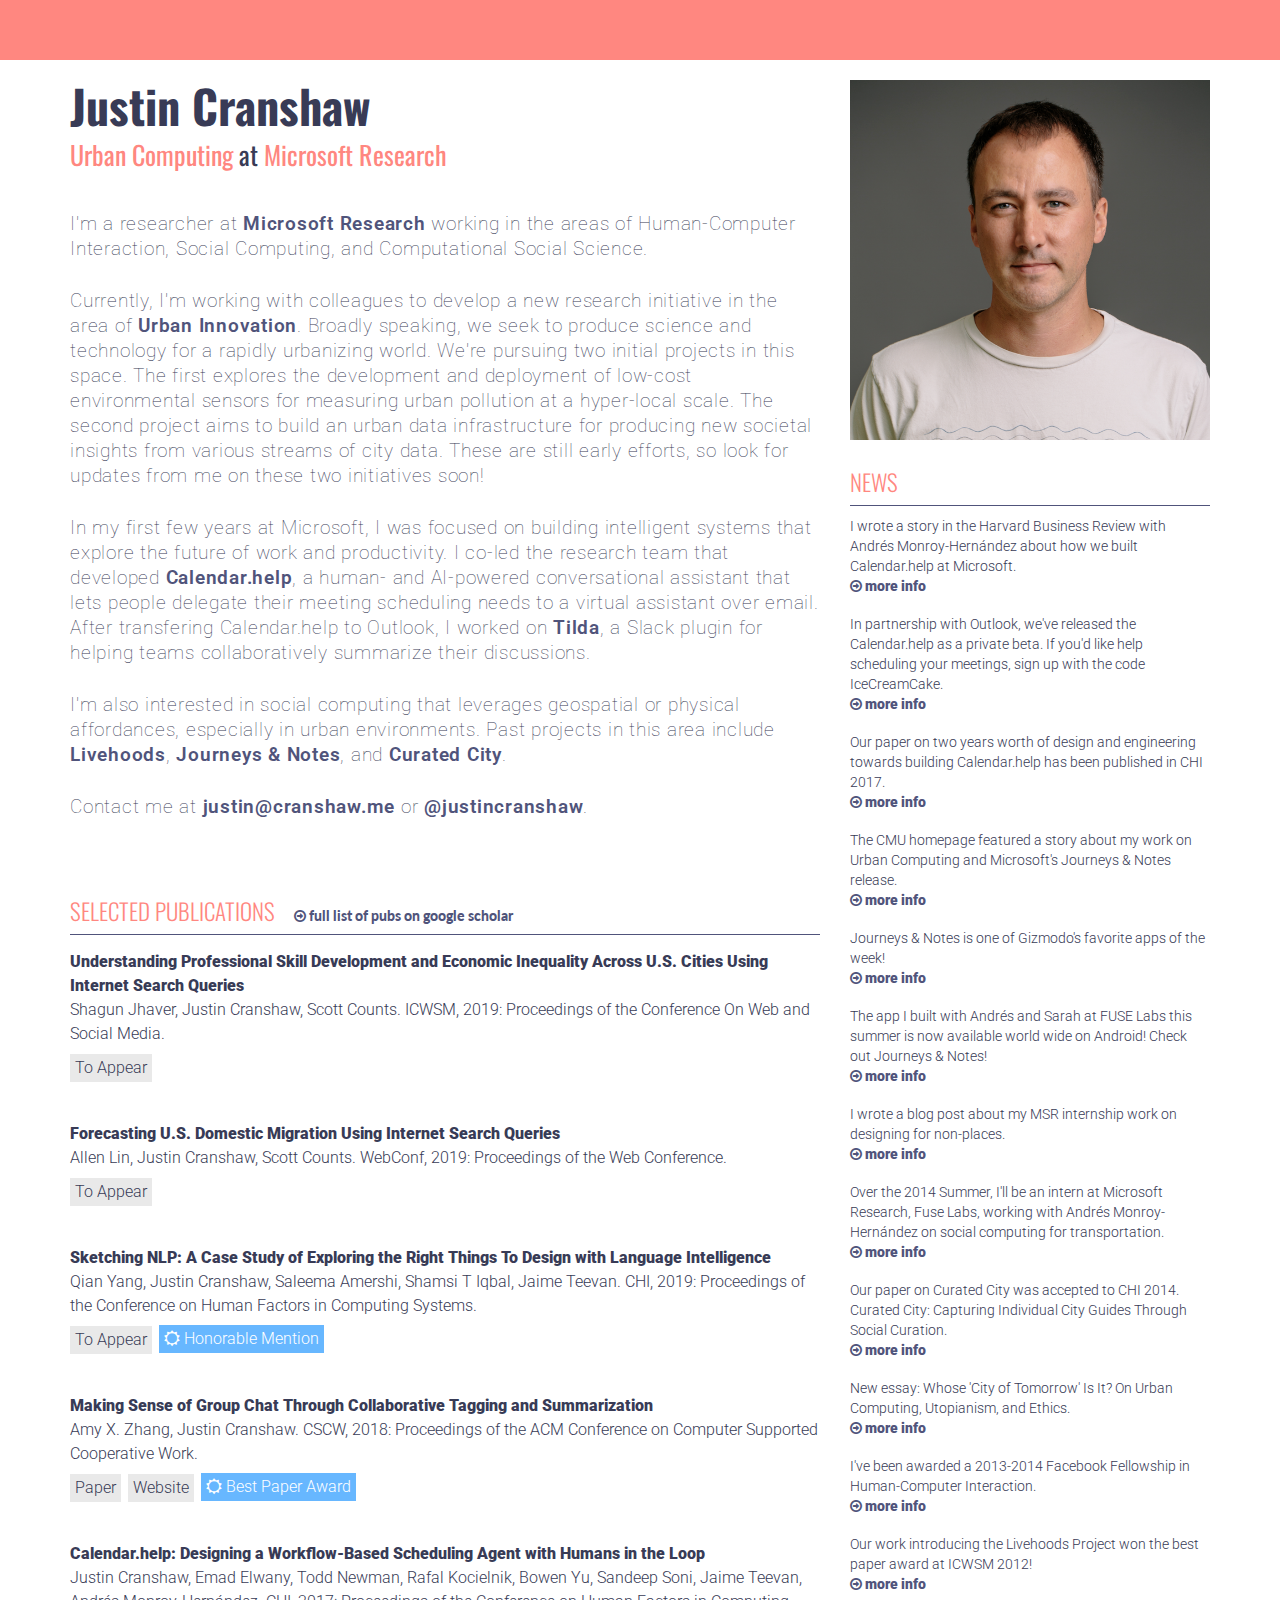
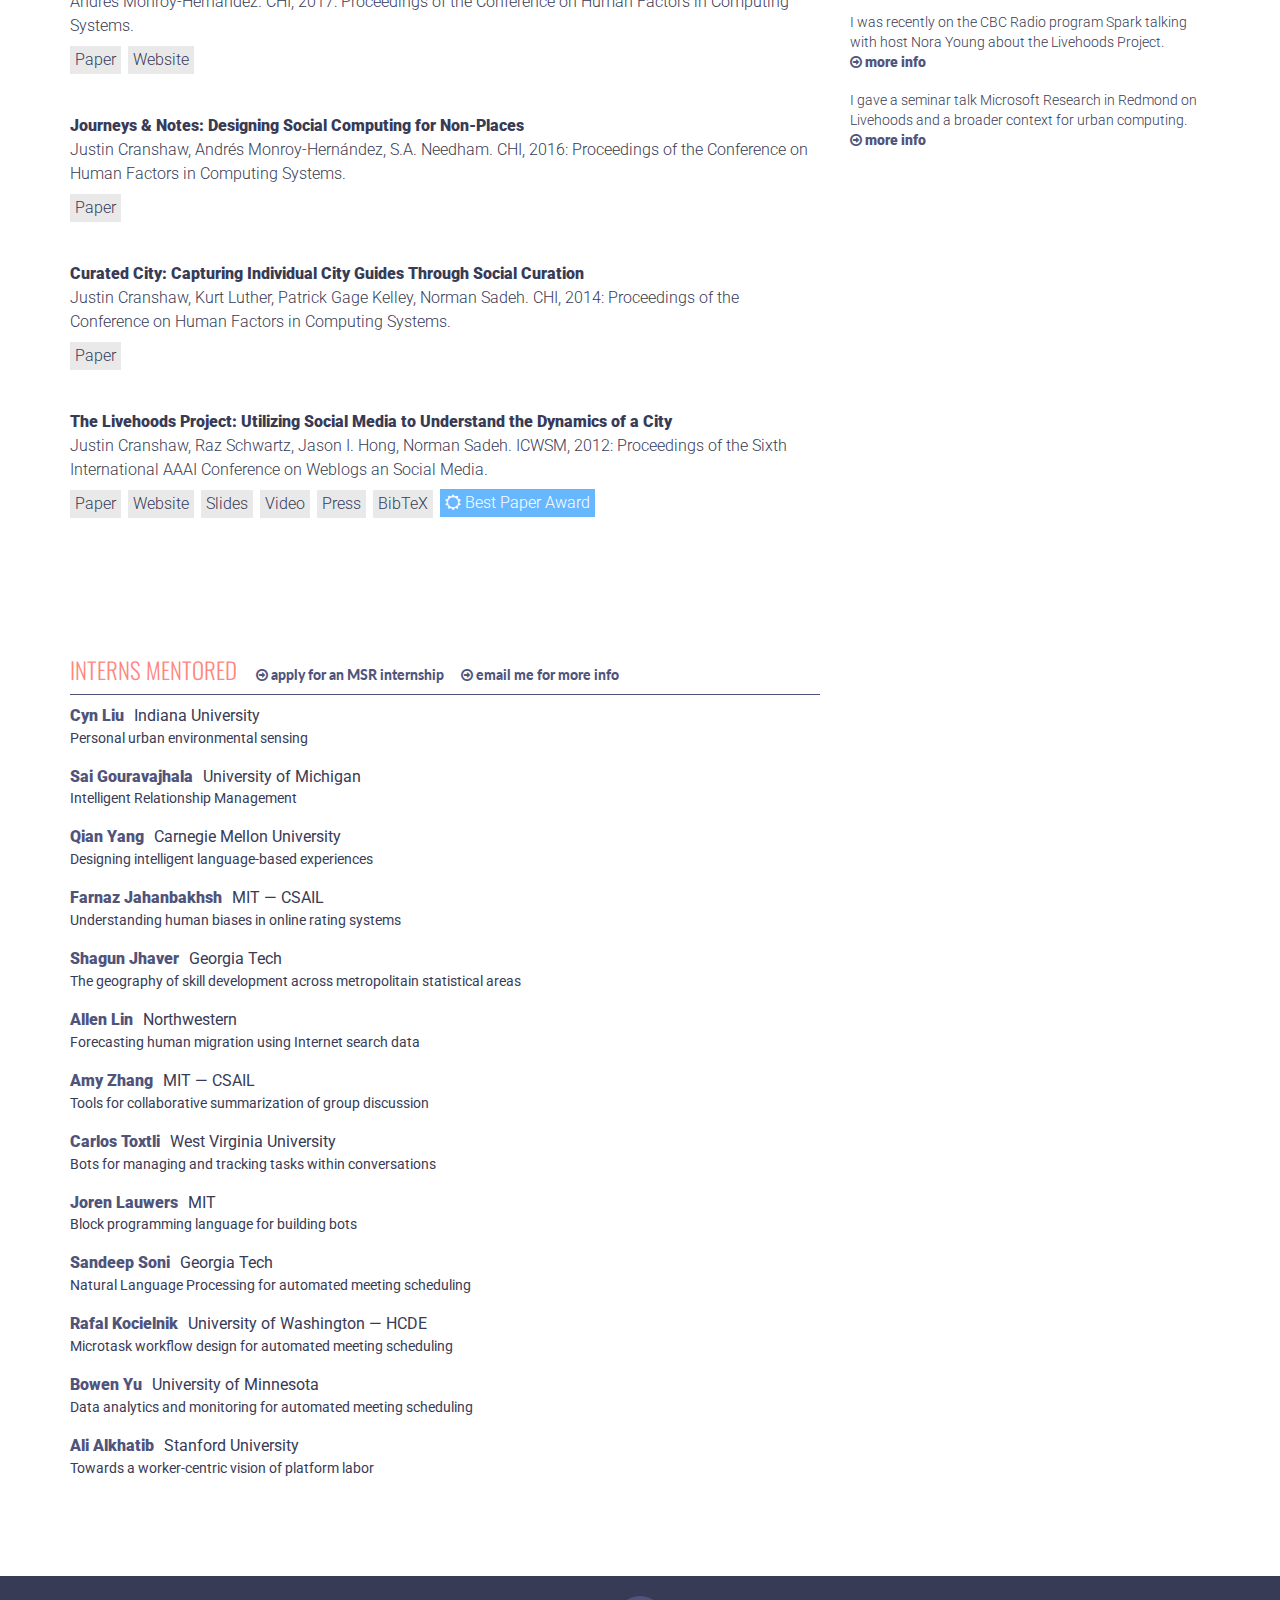
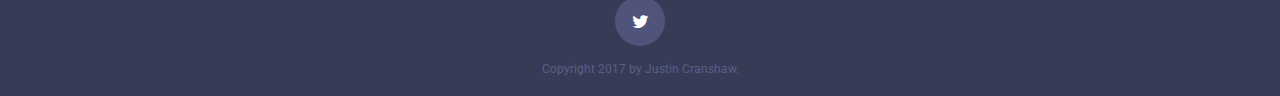
<file: old.html>
<!DOCTYPE html>
<!-- saved from url=(0023)http://www.cranshaw.me/ -->
<html lang="en"><head><meta http-equiv="Content-Type" content="text/html; charset=UTF-8">
    <title>Justin Cranshaw | HCI Researcher at Microsoft</title>
    <meta content="UbiComp, CMU, Computer Science, Ubiquituos Computing, Urban Computing, Smart Cities, Livehoods" name="keywords">
    <meta content="Justin Cranshaw is a researcher at Microsoft Research." name="description">
    <script type="text/javascript" async="" src="/assets/ga.js"></script><script src="/assets/jquery.min.js"></script>
    <link href="/assets/bootstrap.min.css" rel="stylesheet">
    <link href="/assets/style.css" media="screen, print" rel="stylesheet" type="text/css">
    <link href="https://maxcdn.bootstrapcdn.com/font-awesome/4.7.0/css/font-awesome.min.css" rel="stylesheet" integrity="sha384-wvfXpqpZZVQGK6TAh5PVlGOfQNHSoD2xbE+QkPxCAFlNEevoEH3Sl0sibVcOQVnN" crossorigin="anonymous">
    <script src="/assets/bootstrap.js" type="text/javascript"></script>
    <script>
      (function(i,s,o,g,r,a,m){i['GoogleAnalyticsObject']=r;i[r]=i[r]||function(){
      (i[r].q=i[r].q||[]).push(arguments)},i[r].l=1*new Date();a=s.createElement(o),
      m=s.getElementsByTagName(o)[0];a.async=1;a.src=g;m.parentNode.insertBefore(a,m)
      })(window,document,'script','https://www.google-analytics.com/analytics.js','ga');

      ga('create', 'UA-101497929-1', 'auto');
      ga('send', 'pageview');

    </script>
  </head>
  <body>
    <div id="top-row"></div>
    <div class="container">
      <div class="row">
        <div class="col-md-8">
          <div id="header">
            <h1>Justin Cranshaw</h1>
            <h2>
              <span>Urban Computing</span>  
              <span class="plus">at</span>
              <span>Microsoft Research</span>
            </h2>
          </div>
          <div id="about">
            <p>
                I'm a researcher at <a href="https://www.microsoft.com/en-us/research/people/justincr/">Microsoft Research</a> working in the areas of Human-Computer Interaction, Social Computing, and Computational Social Science. 
            </p>
            <p>    
                Currently, I'm working with colleagues to develop a new research initiative in the area of <a href="https://www.microsoft.com/en-us/research/group/urban-innovation/">Urban Innovation</a>. 
                Broadly speaking, we seek to produce science and technology for a rapidly urbanizing world.
                We're pursuing two initial projects in this space. The first explores the development and deployment of low-cost environmental sensors for measuring urban pollution at a hyper-local scale. The second project aims to build an urban data infrastructure for producing new societal insights from various streams of city data. These are still early efforts, so look for updates from me on these two initiatives soon!
            </p>
              
            <p>
                In my first few years at Microsoft, I was focused on building intelligent systems that explore the future of work and productivity. 
                I co-led the research team that developed <a href="https://calendar.help">Calendar.help</a>, a human- and AI-powered conversational assistant that lets people delegate their meeting scheduling needs to a virtual assistant over email. After transfering Calendar.help to Outlook, I worked on <a href="https://tildachat.com">Tilda</a>, a Slack plugin for helping teams collaboratively summarize their discussions.
            </p>

            <p>I'm also interested in social computing that leverages geospatial or physical affordances, especially in urban environments. Past projects in this area include 
              <a href="https://livehoods.org">Livehoods</a>, 
              <a href="http://dl.acm.org/citation.cfm?id=2858573">Journeys &amp; Notes</a>, and 
              <a href="https://dl.acm.org/doi/10.1145/2556288.2557401">Curated City</a>.</p>

            <p>Contact me at <a href="mailto:justin@cranshaw.me">justin@cranshaw.me</a> or <a href="https://twitter.com/justincranshaw" target="_blank">@justincranshaw</a>.</p>
          </div>
          <div id="selected-publications" class="main-section">
            <h1>
              <span>Selected Publications</span>
              <!--
              <span class="pub-sub-header">
                <a href="http://www.cranshaw.me/papers/">
                  <i class="fa fa-arrow-circle-o-right"></i>
                  <span>full list of publications</span>
                </a>
              </span>
              -->
              <span class="pub-sub-header">
                <a href="http://scholar.google.com/citations?user=n5VgPKIAAAAJ&amp;hl=en" target="_blank">
                  <i class="fa fa-arrow-circle-o-right"></i>
                  <span>full list of pubs on google scholar</span>
                </a>
              </span>
            </h1>
            <div class="section-list">
              <div class="paper">
                <div class="title">Understanding Professional Skill Development and Economic Inequality Across U.S. Cities Using Internet Search Queries</div>
                <div class="authors">
                  <span>Shagun Jhaver, Justin Cranshaw, Scott Counts.</span>
                  <span class="venue-abbrev">ICWSM, 2019:</span>
                  <span class="venue-full">Proceedings of the Conference On Web and Social Media.</span>
                </div>
                <div class="paper-links">
                  <div class="paper-link">
                      To Appear
                  </div>                  
                </div>
              </div> 
                
                
              <div class="paper">
                <div class="title">Forecasting U.S. Domestic Migration Using Internet Search Queries</div>
                <div class="authors">
                  <span>Allen Lin, Justin Cranshaw, Scott Counts.</span>
                  <span class="venue-abbrev">WebConf, 2019:</span>
                  <span class="venue-full">Proceedings of the Web Conference.</span>
                </div>
                <div class="paper-links">
                  <div class="paper-link">
                      To Appear
                  </div>                  
                </div>
              </div>     
                
              <div class="paper">
                <div class="title">Sketching NLP: A Case Study of Exploring the Right Things To Design with Language Intelligence</div>
                <div class="authors">
                  <span>Qian Yang, Justin Cranshaw, Saleema Amershi, Shamsi T Iqbal, Jaime Teevan.</span>
                  <span class="venue-abbrev">CHI, 2019:</span>
                  <span class="venue-full">Proceedings of the Conference on Human Factors in Computing Systems.</span>
                </div>
                <div class="paper-links">
                  <div class="paper-link">
                      To Appear
                  </div>
                  <div class="paper-award">
                    <span>
                      <i class="fa fa-sun-o"></i>
                    </span>
                    <span>Honorable Mention</span>
                  </div>
                </div>
              </div>                
              <div class="paper">
                <div class="title">Making Sense of Group Chat Through Collaborative Tagging and Summarization</div>
                <div class="authors">
                  <span>Amy X. Zhang, Justin Cranshaw.</span>
                  <span class="venue-abbrev">CSCW, 2018:</span>
                  <span class="venue-full">Proceedings of the ACM Conference on Computer Supported Cooperative Work.</span>
                </div>
                <div class="paper-links">
                  <div class="paper-link">
                    <a href="https://dl.acm.org/citation.cfm?id=3274465">
                      Paper
                    </a>
                  </div>
                  <div class="paper-link">
                    <a href="https://tildachat.com">
                      Website
                    </a>
                  </div>  
                  <div class="paper-award">
                    <span>
                      <i class="fa fa-sun-o"></i>
                    </span>
                    <span>Best Paper Award</span>
                  </div>
                </div>
              </div>                
              <div class="paper">
                <div class="title">Calendar.help: Designing a Workflow-Based Scheduling Agent with Humans in the Loop</div>
                <div class="authors">
                  <span>Justin Cranshaw, Emad Elwany, Todd Newman, Rafal Kocielnik, Bowen Yu, Sandeep Soni, Jaime Teevan, Andrés Monroy-Hernández.</span>
                  <span class="venue-abbrev">CHI, 2017:</span>
                  <span class="venue-full">Proceedings of the Conference on Human Factors in Computing Systems.</span>
                </div>
                <div class="paper-links">
                  <div class="paper-link">
                    <a href="http://dl.acm.org/citation.cfm?id=3025780">
                      Paper
                    </a>
                  </div>
                  <div class="paper-link">
                    <a href="https://calendar.help">
                      Website
                    </a>
                  </div>                    
                </div>
              </div>
              <div class="paper">
                <div class="title">Journeys &amp; Notes: Designing Social Computing for Non-Places</div>
                <div class="authors">
                  <span>Justin Cranshaw, Andrés Monroy-Hernández, S.A. Needham.</span>
                  <span class="venue-abbrev">CHI, 2016:</span>
                  <span class="venue-full">Proceedings of the Conference on Human Factors in Computing Systems.</span>
                </div>
                <div class="paper-links">
                  <div class="paper-link">
                    <a href="http://dl.acm.org/citation.cfm?id=2858573">
                      Paper
                    </a>
                  </div>
                </div>
              </div>
              <div class="paper">
                <div class="title">Curated City: Capturing Individual City Guides Through Social Curation</div>
                <div class="authors">
                  <span>Justin Cranshaw, Kurt Luther, Patrick Gage Kelley, Norman Sadeh.</span>
                  <span class="venue-abbrev">CHI, 2014:</span>
                  <span class="venue-full">Proceedings of the Conference on Human Factors in Computing Systems.</span>
                </div>
                <div class="paper-links">
                  <div class="paper-link">
                    <a href="http://www.cranshaw.me/papers/cranshaw_curatedcity_chi2014.pdf">
                      Paper
                    </a>
                  </div>
                </div>
              </div>
              <div class="paper">
                <div class="title">The Livehoods Project: Utilizing Social Media to Understand the Dynamics of a City</div>
                <div class="authors">
                  <span>Justin Cranshaw, Raz Schwartz, Jason I. Hong, Norman Sadeh.</span>
                  <span class="venue-abbrev">ICWSM, 2012:</span>
                  <span class="venue-full">Proceedings of the Sixth International AAAI Conference on Weblogs an Social Media.</span>
                </div>
                <div class="paper-links">
                  <div class="paper-link">
                    <a href="http://www.cranshaw.me/papers/cranshaw_livehoods_icwsm12.pdf">
                      Paper
                    </a>
                  </div>
                  <div class="paper-link">
                    <a href="http://livehoods.org/">
                      Website
                    </a>
                  </div>
                  <div class="paper-link">
                    <a href="http://www.slideshare.net/jcransh/livehoods-understanding-cities-through-social-media">
                      Slides
                    </a>
                  </div>
                  <div class="paper-link">
                    <a href="http://videolectures.net/icwsm2012_cranshaw_city/">
                      Video
                    </a>
                  </div>
                  <div class="paper-link">
                    <a href="http://livehoods.org/press">
                      Press
                    </a>
                  </div>
                  <div class="paper-link">
                    <a href="http://www.cranshaw.me/bibtex/cranshaw_livehoods_2012.bib">
                      BibTeX
                    </a>
                  </div>
                  <div class="paper-award">
                    <span>
                      <i class="fa fa-sun-o"></i>
                    </span>
                    <span>Best Paper Award</span>
                  </div>
                </div>
              </div>
            </div>              
            </div>       
          <div id="former-interns" class="main-section">
            <h1>
              <span>Interns Mentored</span>
              <span class="pub-sub-header">
                <a href="https://www.microsoft.com/en-us/research/careers/">
                  <i class="fa fa-arrow-circle-o-right"></i>
                  <span>apply for an MSR internship</span>
                </a>
              </span>  
              <span class="pub-sub-header">
                <a href="mailto://justin@cranshaw.me">
                  <i class="fa fa-arrow-circle-o-right"></i>
                  <span>email me for more info</span>
                </a>
              </span>    
            </h1>        
            <div class="section-list"> 
                <div class="intern">
                    <div class="intern-bio">
                      <div class="intern-name"><a href="https://www.szuyuliu.com">Cyn Liu</a></div>
                      <div class="intern-school">Indiana University</div>
                    </div>
                    <div class="intern-project">Personal urban environmental sensing</div>
                </div>
                <div class="intern">
                    <div class="intern-bio">
                      <div class="intern-name"><a href="http://www-personal.umich.edu/~sairohit/">Sai Gouravajhala</a></div>
                      <div class="intern-school">University of Michigan</div>
                    </div>
                    <div class="intern-project">Intelligent Relationship Management</div>
                </div>                
                <div class="intern">
                    <div class="intern-bio">
                      <div class="intern-name"><a href="https://yangqian.myportfolio.com">Qian Yang</a></div>
                      <div class="intern-school">Carnegie Mellon University</div>
                    </div>
                    <div class="intern-project">Designing intelligent language-based experiences</div>
                </div>                
                <div class="intern">
                    <div class="intern-bio">
                      <div class="intern-name"><a href="https://www.csail.mit.edu/person/farnaz-jahanbakhsh">Farnaz Jahanbakhsh</a></div>
                      <div class="intern-school">MIT &mdash; CSAIL</div>
                    </div>
                    <div class="intern-project">Understanding human biases in online rating systems</div>
                </div>                
                <div class="intern">
                    <div class="intern-bio">
                      <div class="intern-name"><a href="https://www.cc.gatech.edu/~sjhaver3/">Shagun Jhaver</a></div>
                      <div class="intern-school">Georgia Tech</div>
                    </div>
                    <div class="intern-project">The geography of skill development across metropolitain statistical areas</div>
                </div>
                <div class="intern">
                    <div class="intern-bio">
                      <div class="intern-name"><a href="http://users.eecs.northwestern.edu/~ylo3469/">Allen Lin</a></div>
                      <div class="intern-school">Northwestern</div>
                    </div>
                    <div class="intern-project">Forecasting human migration using Internet search data</div>
                </div>
                
                <div class="intern">
                    <div class="intern-bio">
                      <div class="intern-name"><a href="http://people.csail.mit.edu/axz/">Amy Zhang</a></div>
                      <div class="intern-school">MIT &mdash; CSAIL</div>
                    </div>
                    <div class="intern-project">Tools for collaborative summarization of group discussion</div>
                </div>
                <div class="intern">
                    <div class="intern-bio">                      
                      <div class="intern-name"><a href="http://www.carlostoxtli.com/">Carlos Toxtli</a></div>
                      <div class="intern-school">West Virginia University</div>
                    </div>
                    <div class="intern-project">Bots for managing and tracking tasks within conversations</div>
                </div>
                <div class="intern">
                    <div class="intern-bio">
                      <div class="intern-name"><a href="https://www.linkedin.com/in/joren-lauwers-a53a0487/">Joren Lauwers</a></div>
                      <div class="intern-school">MIT</div>
                    </div>
                    <div class="intern-project">Block programming language for building bots</div>
                </div>
                <div class="intern">
                    <div class="intern-bio">
                      <div class="intern-name"><a href="http://sandeepsoni.github.io/">Sandeep Soni</a></div>
                      <div class="intern-school">Georgia Tech</div>
                    </div>
                    <div class="intern-project">Natural Language Processing for automated meeting scheduling</div>
                </div>  
                <div class="intern">
                    <div class="intern-bio">
                      <div class="intern-name"><a href="http://rkocielnik.com/">Rafal Kocielnik</a></div>
                      <div class="intern-school">University of Washington &mdash; HCDE</div>
                    </div>
                    <div class="intern-project">Microtask workflow design for automated meeting scheduling</div>
                </div>       
                <div class="intern">
                    <div class="intern-bio">
                      <div class="intern-name"><a href="http://www-users.cs.umn.edu/~bowen">Bowen Yu</a></div>
                      <div class="intern-school">University of Minnesota</div>
                    </div>
                    <div class="intern-project">Data analytics and monitoring for automated meeting scheduling</div>
                </div>
                <div class="intern">
                    <div class="intern-bio">
                      <div class="intern-name"><a href="https://ali-alkhatib.com/">Ali Alkhatib</a></div>
                      <div class="intern-school">Stanford University</div>                      
                    </div>
                    <div class="intern-project">Towards a worker-centric vision of platform labor</div>
                </div>                   
            </div>
          </div>
        </div>
        <div class="col-md-4">
          <img class="img-responsive" id="me" src="./assets/justin.png">
          <h1 class="sidebar-header">News</h1>
          <div id="news-box">
            <div class="news-item">
              <div class="news-text">I wrote a story in the Harvard Business Review with Andrés Monroy-Hernández about how we built Calendar.help at Microsoft.</div>
              <a class="news-link" href="https://hbr.org/2017/07/how-we-built-a-virtual-scheduling-assistant-at-microsoft" target="_blank">
                <i class="fa fa-arrow-circle-o-right"></i>
                <span>more info</span>
              </a>
            </div>
            <div class="news-item">
              <div class="news-text">In partnership with Outlook, we've released the Calendar.help as a private beta. If you'd like help scheduling your meetings, sign up with the code IceCreamCake.</div>
              <a class="news-link" href="https://calendar.help" target="_blank">
                <i class="fa fa-arrow-circle-o-right"></i>
                <span>more info</span>
              </a>
            </div>  
             <div class="news-item">
              <div class="news-text">Our paper on two years worth of design and engineering towards building Calendar.help has been published in CHI 2017.</div>
              <a class="news-link" href="http://dl.acm.org/citation.cfm?id=3025780" target="_blank">
                <i class="fa fa-arrow-circle-o-right"></i>
                <span>more info</span>
              </a>
            </div>                            
            <div class="news-item">
              <div class="news-text">The CMU homepage featured a story about my work on Urban Computing and Microsoft's Journeys &amp; Notes release.</div>
              <a class="news-link" href="http://www.cmu.edu/homepage/computing/2014/fall/urban-computing.shtml" target="_blank">
                <i class="fa fa-arrow-circle-o-right"></i>
                <span>more info</span>
              </a>
            </div>
            <div class="news-item">
              <div class="news-text">Journeys &amp; Notes is one of Gizmodo's favorite apps of the week!</div>
              <a class="news-link" href="http://gizmodo.com/our-favorite-android-ios-and-windows-phone-apps-of-th-1650038714" target="_blank">
                <i class="fa fa-arrow-circle-o-right"></i>
                <span>more info</span>
              </a>
            </div>
            <div class="news-item">
              <div class="news-text">The app I built with Andrés and Sarah at FUSE Labs this summer is now available world wide on Android! Check out Journeys &amp; Notes!</div>
              <a class="news-link" href="http://www.journeysandnotes.com/" target="_blank">
                <i class="fa fa-arrow-circle-o-right"></i>
                <span>more info</span>
              </a>
            </div>
            <div class="news-item">
              <div class="news-text">I wrote a blog post about my MSR internship work on designing for non-places.</div>
              <a class="news-link" href="http://blog.fuselabs.org/post/88697621876/everybody-knows-this-isnt-nowhere-designing-for" target="_blank">
                <i class="fa fa-arrow-circle-o-right"></i>
                <span>more info</span>
              </a>
            </div>
            <div class="news-item">
              <div class="news-text">Over the 2014 Summer, I'll be an intern at Microsoft Research, Fuse Labs, working with Andrés Monroy-Hernández on social computing for transportation.</div>
              <a class="news-link" href="http://fuse.microsoft.com/" target="_blank">
                <i class="fa fa-arrow-circle-o-right"></i>
                <span>more info</span>
              </a>
            </div>
            <div class="news-item">
              <div class="news-text">Our paper on Curated City was accepted to CHI 2014. Curated City: Capturing Individual City Guides Through Social Curation.</div>
              <a class="news-link" href="http://www.cranshaw.me/papers/curated-city/" target="_blank">
                <i class="fa fa-arrow-circle-o-right"></i>
                <span>more info</span>
              </a>
            </div>
            <div class="news-item">
              <div class="news-text">New essay: Whose 'City of Tomorrow' Is It? On Urban Computing, Utopianism, and Ethics.</div>
              <a class="news-link" href="http://www.cranshaw.me/papers/ethics-and-urban-computing/" target="_blank">
                <i class="fa fa-arrow-circle-o-right"></i>
                <span>more info</span>
              </a>
            </div>
            <div class="news-item">
              <div class="news-text">I've been awarded a 2013-2014 Facebook Fellowship in Human-Computer Interaction.</div>
              <a class="news-link" href="http://www.facebook.com/notes/facebook-academics/announcing-the-2013-2014-facebook-graduate-fellows/514353405282738" target="_blank">
                <i class="fa fa-arrow-circle-o-right"></i>
                <span>more info</span>
              </a>
            </div>
            <div class="news-item">
              <div class="news-text">Our work introducing the Livehoods Project won the best paper award at ICWSM 2012!</div>
              <a class="news-link" href="http://justincranshaw.com/papers/cranshaw_livehoods_icwsm12.pdf" target="_blank">
                <i class="fa fa-arrow-circle-o-right"></i>
                <span>more info</span>
              </a>
            </div>
            <div class="news-item">
              <div class="news-text">I was recently on the CBC Radio program Spark talking with host Nora Young about the Livehoods Project.</div>
              <a class="news-link" href="http://www.cbc.ca/spark/full-interviews/2012/05/30/full-interview-justin-cranshaw-on-livehoods/" target="_blank">
                <i class="fa fa-arrow-circle-o-right"></i>
                <span>more info</span>
              </a>
            </div>
            <div class="news-item">
              <div class="news-text">I gave a seminar talk Microsoft Research in Redmond on Livehoods and a broader context for urban computing.</div>
              <a class="news-link" href="http://research.microsoft.com/apps/video/default.aspx?id=170852" target="_blank">
                <i class="fa fa-arrow-circle-o-right"></i>
                <span>more info</span>
              </a>
            </div>
          </div>
        </div>
      </div>
    </div>

  <div id="bottom-row">
    <div class="social-links">
      <a href="https://twitter.com/CompUrbanist">
        <i class="fa fa-twitter"></i>
      </a>
    </div>
    <div class="copyright">
      Copyright 2017 by Justin Cranshaw.
    </div>
  </div>

</body></html>
</file>
<file: assets/style.css>
/***********************************************************************
 *
 * Declare some fonts
 *
 **/
@import url(http://fonts.googleapis.com/css?family=Roboto:400,100,100italic,300,300italic,400italic,500,500italic,700,700italic,900,900italic);
@import url(http://fonts.googleapis.com/css?family=Anton);
@import url(http://fonts.googleapis.com/css?family=Passion+One:400,700,900);
@import url(http://fonts.googleapis.com/css?family=Oswald:400,700,300);
@import url(http://fonts.googleapis.com/css?family=Lato:300,400,700,900);
body {
  font-family: 'Roboto', sans-serif; }

/***********************************************************************
 *
 * Mixins for font sizes
 * See: http://sass-lang.com/docs/yardoc/file.SASS_REFERENCE.html#mixins
 * for usage in classes.
 *
 **/
/*
 *  Colors
 */
html {
  height: 100%; }

body {
  height: 100%;
  margin: 0;
  padding: 0;
  border-radius: 0px !important;
  color: #383b56; }

/* Constants */
/* Utilities */
.highlight {
  font-weight: 700; }

/* Name and Header */
#header {
  margin-bottom: 10px;
  padding-bottom: 15px;
  margin: 0; }

#header h1 {
  font-family: 'Oswald', sans-serif;
  font-weight: 700;
  font-size: 46px;
  color: #383b56;
  margin: 0px; }

#header h2 {
  font-family: 'Oswald', sans-serif;
  font-weight: 400;
  font-size: 26px;
  color: #ff8780;
  margin: 10px 0 0px 0;
  padding: 0; }

#header h2 .plus {
  color: #383b56; }

/* About */
#about {
  margin: 27px 0 0 0;
  font-size: 19px;
  line-height: 25px;
  letter-spacing: 0.75px;
  color: #383b56;
  font-weight: 100;
  vertical-align: middle; }

#about a {
  color: #50547b;
  font-weight: 600; }

#about p {
  margin: 0 0 27px 0; }

#about p .emph {
  font-weight: 400;
  font-style: italic; }

/* Selected Pubs */
.main-section {
  margin: 80px 0 0 0;
}

.main-section h1 {
  font-family: 'Oswald', sans-serif;
  font-weight: 300;
  font-size: 23px;
  text-transform: uppercase;
  color: #ff8780; }

.main-section h1 .pub-sub-header {
  font-family: 'Lato', sans-serif;
  font-size: 14px;
  margin-left: 14px;
  text-transform: none; }

.main-section h1 .pub-sub-header a {
  color: #50547b;
  font-weight: 900; }

.main-section .section-list {
  border-top: solid 1px #50547b;
  padding: 10px 0 20px 0;
  font-size: 14px; }

/* Sidebar */
.sidebar-header {
  font-family: 'Oswald', sans-serif;
  font-weight: 300;
  font-size: 23px;
  text-transform: uppercase;
  color: #ff8780; }

#news-box {
  border-top: solid 1px #50547b;
  padding-top: 10px;
  color: #383b56;
  font-weight: 300;
  font-size: 14px; }

#news-box .news-item {
  margin: 0 0 18px 0; }

#news-box .news-item a {
  font-weight: 900;
  color: #50547b;
  font-size: 14px; }


/* Interns */

.intern { 
  margin: 0 0 18px 0;  
}

.intern .intern-bio {
  display: inline-block;
  font-size: 16px;
}

.intern .intern-bio div {
  display: inline;
  margin: 0 6px 0 0;
}

.intern a {
  font-weight: 900;
  color: #50547b;
}

/* Papers */
.paper {
  margin: 5px 0 40px 0;
  font-weight: 300;
  font-size: 16px;
  line-height: 24px; }

.paper .title {
  font-weight: 900; }

.paper .venue {
  font-style: italic; }

.paper .venue .venue-abbrev {
  font-weight: 300; }

.paper .venue .venue-full {
  font-style: italic; }

.paper .paper-links {
  display: block;
  margin: 5px 0 0 0px; }

.paper .paper-links .paper-link {
  display: inline-block;
  margin: 3px 3px 0 0;
  padding: 2px 5px;
  background-color: #e9e9e9;
  border-radius: 0px;
  vertical-align: middle; }

.paper .paper-links .paper-link:hover {
  background-color: #ff8780; }

.paper .paper-links .paper-link a {
  font-weight: 300;
  color: #383b56;
  text-decoration: none; }

.paper .paper-links .paper-link:hover a {
  color: white; }

.paper .paper-links .paper-award {
  display: inline-block;
  margin: 0;
  font-weight: 300;
  vertical-align: middle;
  background-color: #67b7ff;
  color: white;
  padding: 2px 5px;
  border-radius: 0px; }

#papers {
  padding: 20px 50px; }

#papers .paper {
  margin: 5px 0 40px 0;
  font-weight: 300;
  font-size: 18px; }

#papers .paper .authors {
  margin-top: 2px; }

#papers .paper .venue {
  margin-top: 2px;
  font-style: italic; }

#papers .section-title {
  font-family: 'Oswald', sans-serif;
  color: #ff8780;
  font-weight: 300;
  font-size: 25px;
  text-transform: uppercase;
  margin: 20px 0 40px 0;
  padding: 3px 0;
  border-bottom: solid 1px #50547b; }

/* Paper */
#paper {
  font-family: 'Lato', sans-serif; }

#paper {
  margin: 50px 0; }

#paper #title {
  font-weight: 100;
  font-size: 40px;
  line-height: 42px;
  text-align: center;
  margin: 20px 0;
  padding: 0 60px; }

#paper #authors {
  font-weight: 300;
  font-size: 28px;
  text-align: center;
  margin: 10px 0 40px 0; }

#paper #abstract-title {
  text-align: center;
  font-weight: 700;
  margin-bottom: 10px;
  font-size: 26px; }

#paper .paper-links {
  text-align: center;
  margin-top: 40px; }

#paper .paper-links .paper-link, #paper .paper-links .paper-award {
  padding: 8px 25px;
  margin: 0 5px;
  background: #67b7ff;
  color: white;
  color: white;
  text-decoration: none;
  font-size: 22px; }

#paper .paper-links .paper-link:hover {
  background: #ff8780; }

#paper #abstract {
  text-align: justify;
  font-size: 25px;
  line-height: 35px;
  font-weight: 300;
  padding: 0 125px; }

#papers {
  font-size: 20px; }

/* Section End Symbol */
.section-end {
  text-align: center;
  color: #ff8780;
  margin: 15px 0 0 0;
  padding-top: 5px; }

.section-end .color {
  color: #67b7ff; }

.copyright {
  text-align: center;
  color: #5a5f8a;
  margin: 15px 0 0 0;
  font-size: 12px; }

.social-links {
  display: block;
  text-align: center;
  margin: 0;
  padding: 20px 0 0 0; }

.social-links a {
  display: inline-block;
  background-color: #50547b;
  color: white;
  height: 50px;
  width: 50px;
  border-radius: 50px;
  line-height: 50px;
  padding: 0;
  margin: 0 5px;
  text-decoration: none; }

.social-links a i {
  margin: 0;
  padding: 0;
  vertical-align: middle;
  font-size: 18px; }

.social-links a:hover {
  background-color: #ff8780; }

#top-row {
  background-color: #ff8780;
  width: 100%;
  height: 60px;
  margin: 0 0 20px 0; }

#bottom-row {
  background-color: #383b56;
  width: 100%;
  height: 120px;
  margin: 60px 0 0 0; }

#me {
  margin-bottom: 30px; }
</file>
